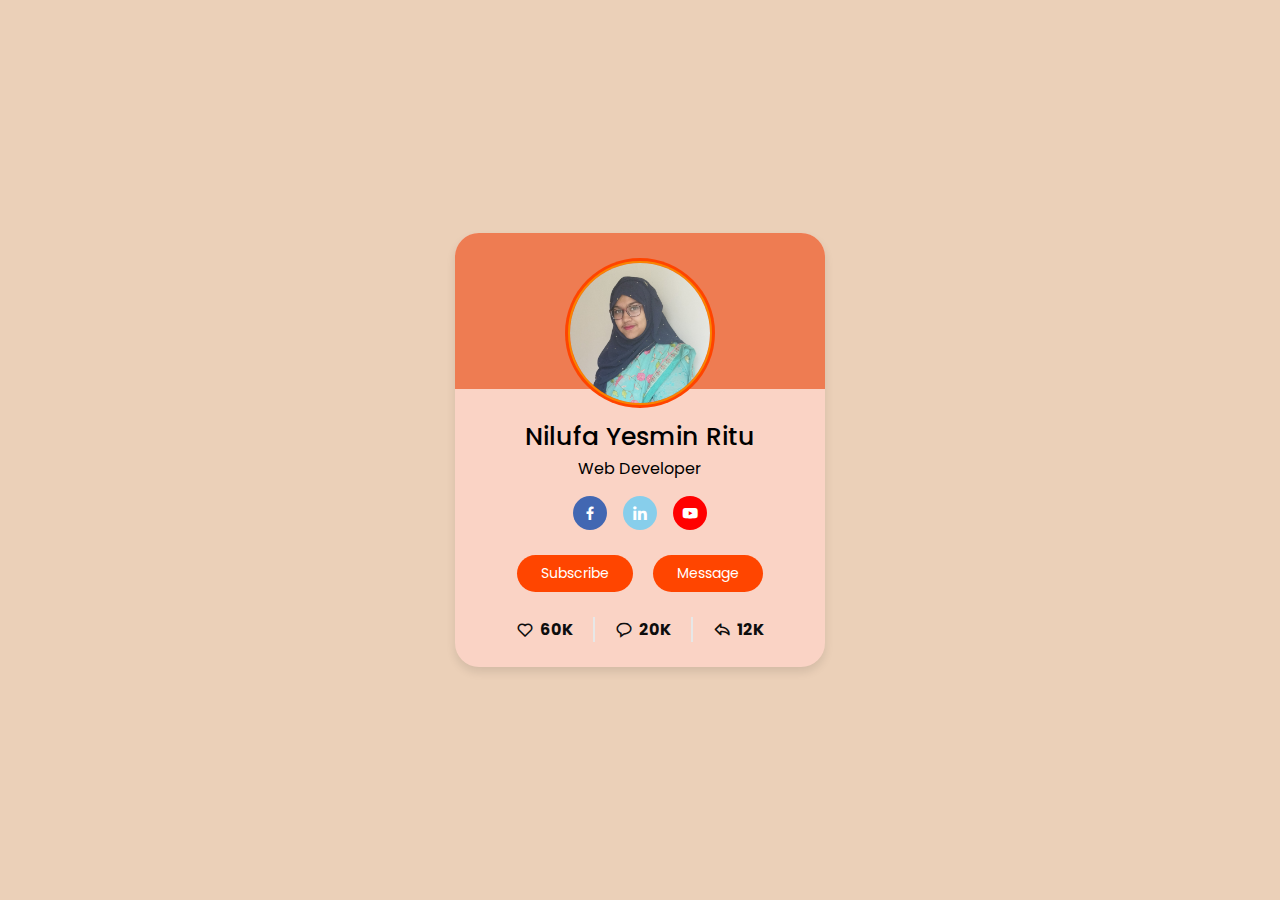
<file: about.html>
<!DOCTYPE html>
<html lang="en">
<head>
  <meta charset="UTF-8">
  <meta http-equiv="X-UA-Compatible" content="IE=edge">
  <meta name="viewport" content="width=device-width, initial-scale=1.0">
  <title>About Me</title>

  <!-- CSS -->
  <link rel="stylesheet" href="about.css">

  <!-- BOxicons css -->
  <link href='https://unpkg.com/boxicons@2.1.4/css/boxicons.min.css' rel='stylesheet'>

</head>
<body>

  <div class="profile-card">
    <div class="image">
      <img src="tr.jpg" alt="" class="profile-img">
    </div>

    <div class="text-data">
     <strong><span class="name">Nilufa Yesmin Ritu</span></strong>
      <span class="Job">Web Developer</span>
    </div>

    <div class="media-button">
      <a href="https://www.facebook.com/yr.nilufa" target="_blank" style="background:#4267b2"  class="link" id="fb">
        <i class='bx bxl-facebook'></i>
      </a>
      <a href="https://www.linkedin.com/in/yrnilufa/" target="_blank" style="background:skyblue" class="link" id="in">
        <i class='bx bxl-linkedin'></i>
      </a> 
      <a href="https://www.youtube.com/channel/UCCEehXmvtLV1l8BHC6swH2w" target="_blank" style="background: #ff0000;"  class="link" id="tb">
        <i class='bx bxl-youtube' ></i>
      </a>
    </div>

    <div class="buttons">
      <button class="button">Subscribe</button>
      <button class="button">Message</button>
    </div>

    <div class="analysis">
      <div class="data">
        <i class='bx bx-heart' ></i>
        <b><span class="number">60K</span></b> 
      </div>
      <div class="data">
        <i class='bx bx-message-rounded' ></i>
        <b><span class="number">20K</span></b>
      </div>
      <div class="data">
        <i class='bx bx-share' ></i>
        <b><span class="number">12K</span></b> 
      </div>
    </div>

  </div>
  
</body>
</html>
</file>
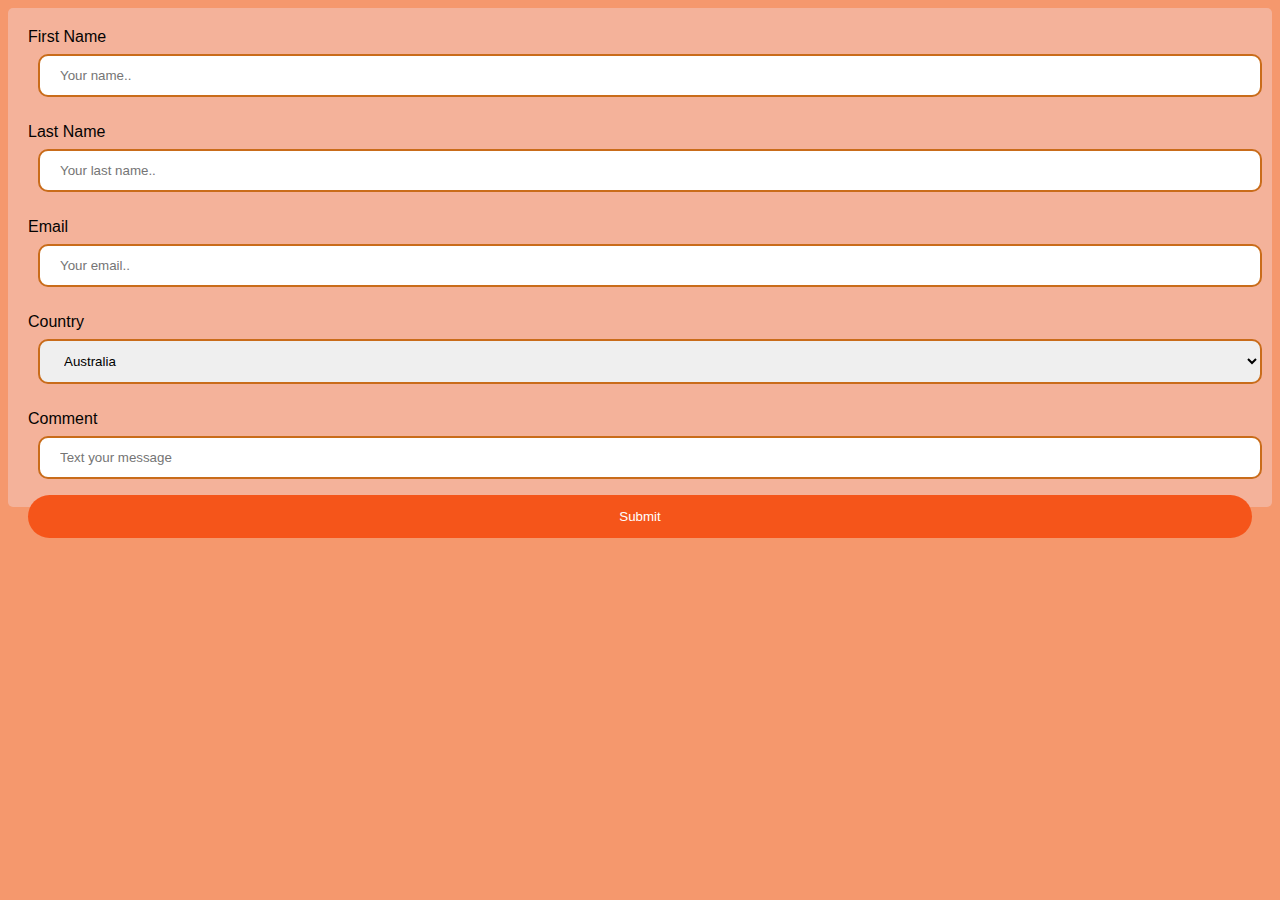
<file: contact.html>
<!DOCTYPE html>
<html lang="en">
<head>
    <meta charset="UTF-8"> 
    <meta http-equiv="X-UA-Compatible" content="IE=edge">
    <meta name="viewport" content="width=device-width, initial-scale=1.0">
    <title>Contact Us</title>
    <link rel="stylesheet" href="contact.css">
</head>
<body>
    <body>
            <div>
              <form action="/action_page.php">
                <label for="fname">First Name</label>
                <input type="text" id="fname" name="firstname" placeholder="Your name.."><br><br>
            
                <label for="lname">Last Name</label>
                <input type="text" id="lname" name="lastname" placeholder="Your last name.."><br><br>
        
                <label for="mail">Email</label>
                <input type="email" id="mail" name="email" placeholder="Your email.."><br><br>
        
                <label for="country">Country</label>
                <select id="country" name="country">
                  <option value="australia">Australia</option>
                  <option value="canada">Canada</option>
                  <option value="bangladesh">Bangladesh</option>
                  <option value="india">India</option>
                  <option value="uk">UK</option>
                  <option value="usa">USA</option>
                </select><br><br>

                <label for="cmt">Comment</label>
                <input type="text" id="cmt" name="comment" placeholder="Text your message">
              
                <input type="submit" value="Submit" style="float:right;"> 
              </form>
            </div>
            
</body>
</html>
</file>
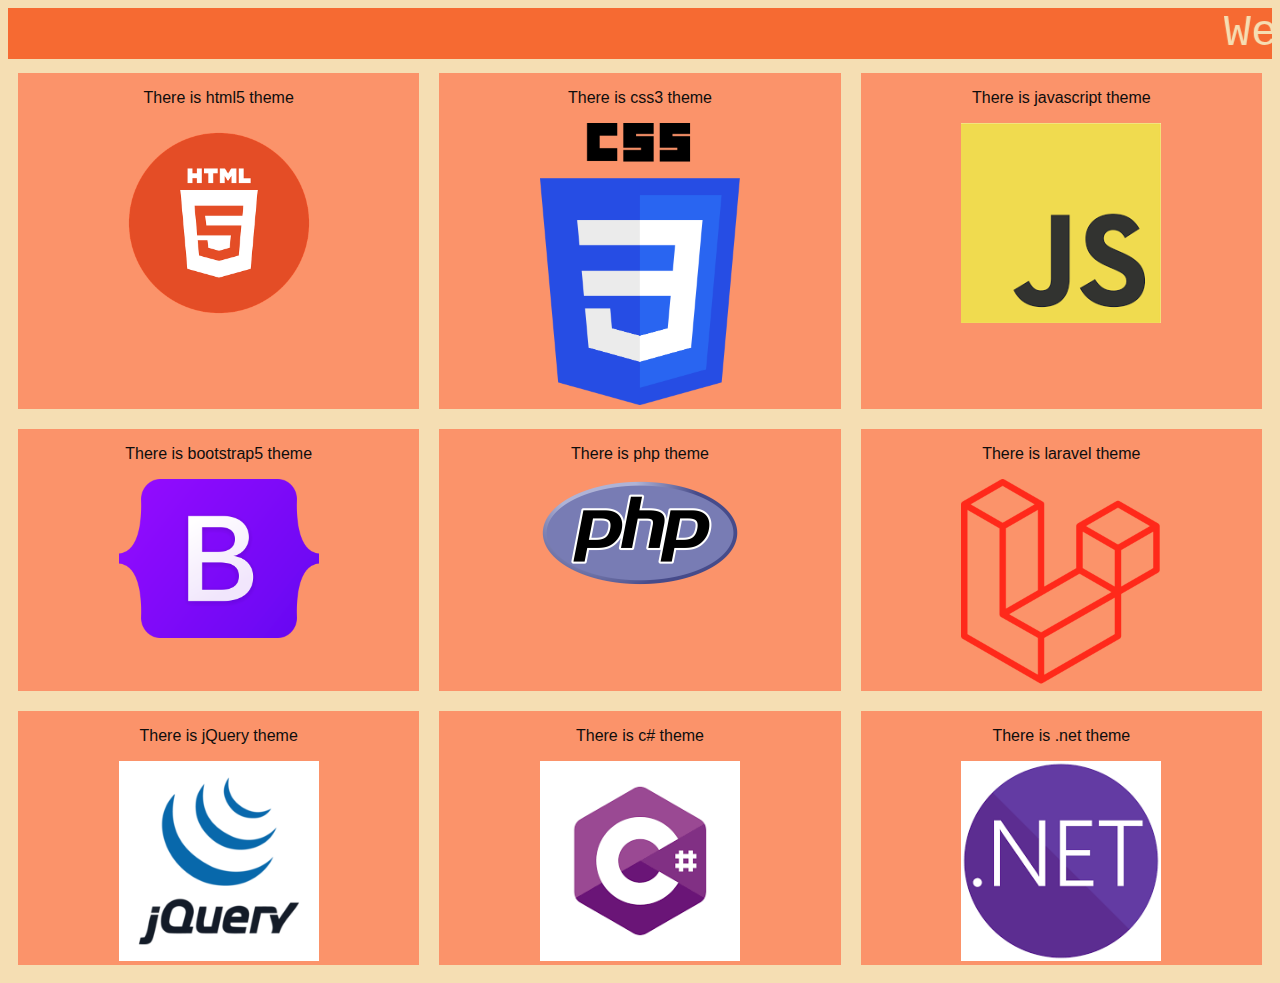
<file: home.html>
<!DOCTYPE html>
<html lang="en">
<head>
    <meta charset="UTF-8">
    <meta http-equiv="X-UA-Compatible" content="IE=edge">
    <meta name="viewport" content="width=device-width, initial-scale=1.0">
    <title>Home</title>
    <link rel="stylesheet" href="home.css">
</head>
<body>
    <header>
        <marquee behavior="" direction="">Welcome our web development project </marquee>
    </header>
    <main>
    <div class="grid-container">
        <div class="img" id="img1">
            <p>There is html5 theme</p>
            <img src="./html1.png" alt="">
        </div>
        
        <div class="img" id="img2">
            <p>There is css3 theme</p>
            <img src="./css1.png" alt="">
        </div>

        <div class="img" id="img3">
            <p>There is javascript theme</p>
            <img src="./js.png" alt="">
        </div>
    </div>
    
    <div class="grid-container1">
        <div class="img" id="img4">
            <p>There is bootstrap5 theme</p>
            <img src="./bootstrap.png" alt="">
        </div>
        
        <div class="img" id="img5">
            <p>There is php theme</p>
            <img src="./php.png" alt="">
        </div>

        <div class="img" id="img6">
            <p>There is laravel theme</p>
            <img src="./laravel.png" alt="">
        </div>
    </div>
    
    <div class="grid-container3">
        <div class="img" id="img7">
            <p>There is jQuery theme</p>
            <img src="./jq.png" alt="">
        </div>
        
        <div class="img" id="img8">
            <p>There is c# theme</p>
            <img src="./c.png" alt="">
        </div>

        <div class="img" id="img9">
            <p>There is .net theme</p>
            <img src="./net.png" alt="">
        </div>
    </div>
    </main>
</body>
</html>
</file>
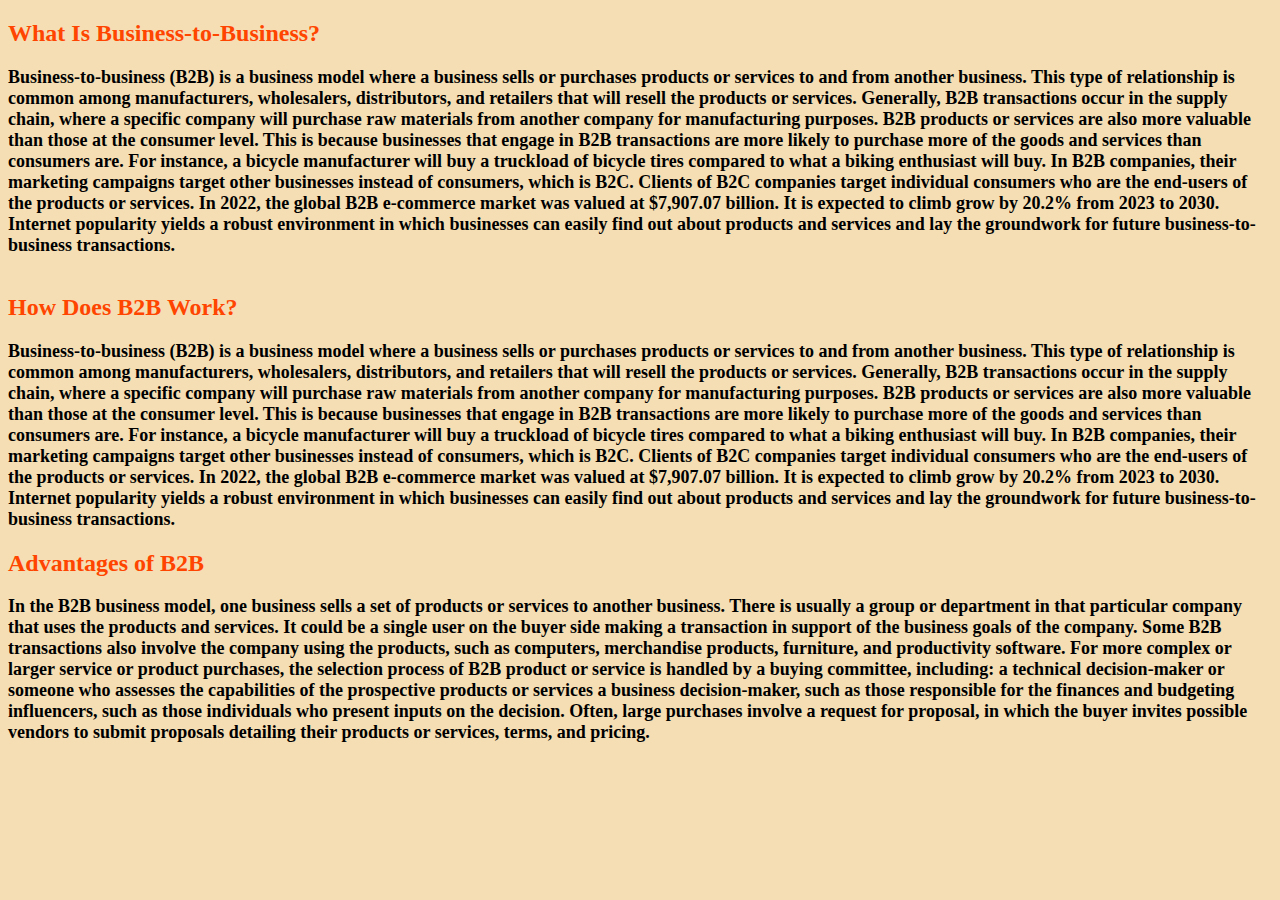
<file: read.html>
<!DOCTYPE html>
<html lang="en">
<head>
    <meta charset="UTF-8">
    <meta http-equiv="X-UA-Compatible" content="IE=edge">
    <meta name="viewport" content="width=device-width, initial-scale=1.0">
    <link rel="stylesheet" href="read.css">
    <title>READ MORE</title>
</head>
<body>
    
        <h2 class="cl"> What Is Business-to-Business? </h2>
        <strong id="1" class="wr">
        Business-to-business (B2B) is a business model where a business sells or purchases products or services to and from another business.
        
        This type of relationship is common among manufacturers, wholesalers, distributors, and retailers that will resell the products or services.
        
        Generally, B2B transactions occur in the supply chain, where a specific company will purchase raw materials from another company for manufacturing purposes.
        
        B2B products or services are also more valuable than those at the consumer level.
        
        This is because businesses that engage in B2B transactions are more likely to purchase more of the goods and services than consumers are.
        
        For instance, a bicycle manufacturer will buy a truckload of bicycle tires compared to what a biking enthusiast will buy.
        
        In B2B companies, their marketing campaigns target other businesses instead of consumers, which is B2C.
        
        Clients of B2C companies target individual consumers who are the end-users of the products or services.
        
        In 2022, the global B2B e-commerce market was valued at $7,907.07 billion. It is expected to climb grow by 20.2% from 2023 to 2030.
        
        Internet popularity yields a robust environment in which businesses can easily find out about products and services and lay the groundwork for future business-to-business transactions.</strong><br><br>
            
        <h2 class="cl">How Does B2B Work?</h2>
        <strong id="2" class="wr">
            Business-to-business (B2B) is a business model where a business sells or purchases products or services to and from another business.
            
            This type of relationship is common among manufacturers, wholesalers, distributors, and retailers that will resell the products or services.
            
            Generally, B2B transactions occur in the supply chain, where a specific company will purchase raw materials from another company for manufacturing purposes.
            
            B2B products or services are also more valuable than those at the consumer level.
            
            This is because businesses that engage in B2B transactions are more likely to purchase more of the goods and services than consumers are.
            
            For instance, a bicycle manufacturer will buy a truckload of bicycle tires compared to what a biking enthusiast will buy.
            
            In B2B companies, their marketing campaigns target other businesses instead of consumers, which is B2C.
            
            Clients of B2C companies target individual consumers who are the end-users of the products or services.
            
            In 2022, the global B2B e-commerce market was valued at $7,907.07 billion. It is expected to climb grow by 20.2% from 2023 to 2030.
            
            Internet popularity yields a robust environment in which businesses can easily find out about products and services and lay the groundwork for future business-to-business transactions.</strong>

            <h2 class="cl">Advantages of B2B</h2>
            <strong id="3" class="wr">In the B2B business model, one business sells a set of products or services to another business.

                There is usually a group or department in that particular company that uses the products and services. It could be a single user on the buyer side making a transaction in support of the business goals of the company.
                
                Some B2B transactions also involve the company using the products, such as computers, merchandise products, furniture, and productivity software.
                
                For more complex or larger service or product purchases, the selection process of B2B product or service is handled by a buying committee, including:
                
                a technical decision-maker or someone who assesses the capabilities of the prospective products or services
                a business decision-maker, such as those responsible for the finances and budgeting
                influencers, such as those individuals who present inputs on the decision.
                Often, large purchases involve a request for proposal, in which the buyer invites possible vendors to submit proposals detailing their products or services, terms, and pricing.</strong>
</body>
</html>
</file>
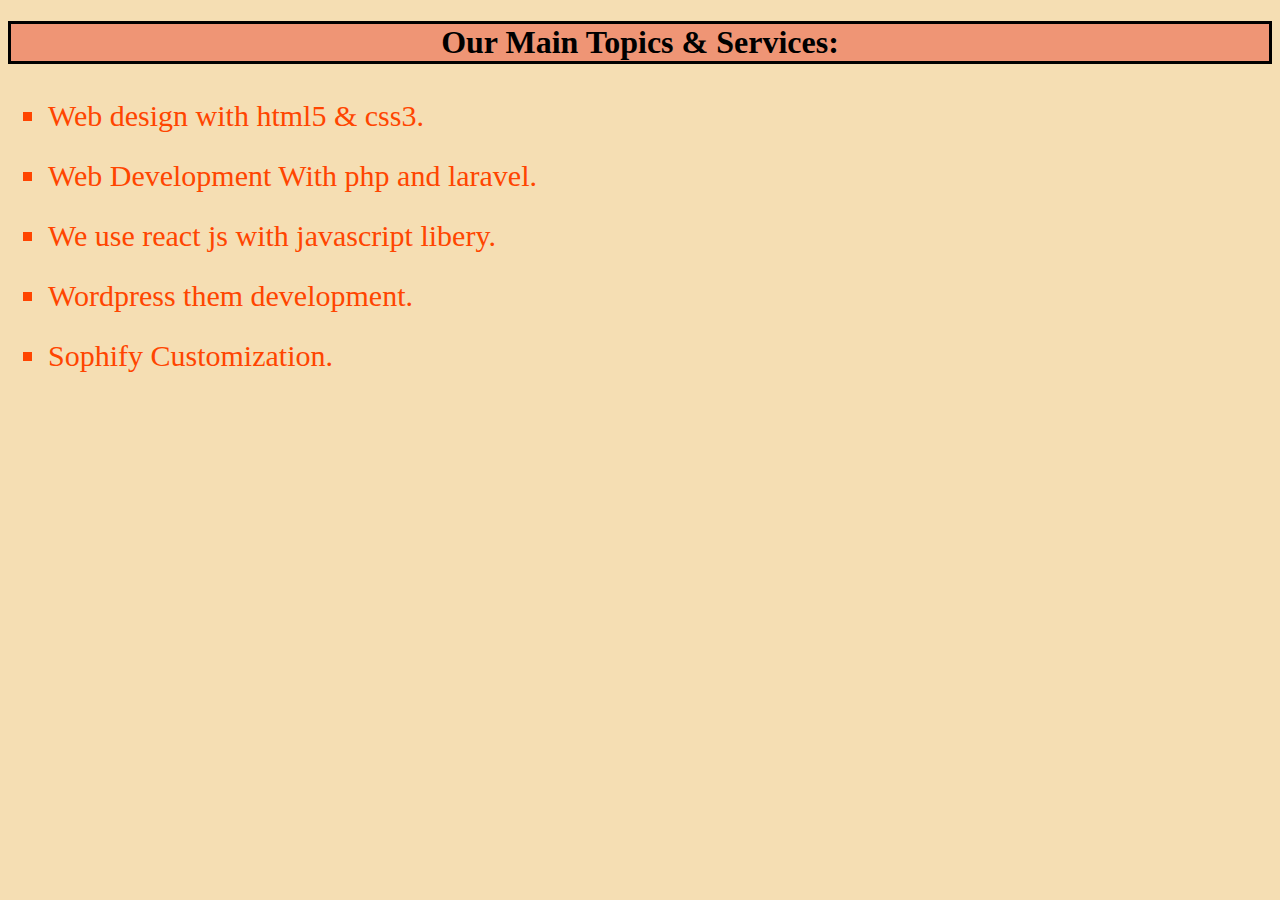
<file: services.html>
<!DOCTYPE html>
<html lang="en">
<head>
    <meta charset="UTF-8">
    <meta http-equiv="X-UA-Compatible" content="IE=edge">
    <meta name="viewport" content="width=device-width, initial-scale=1.0">
    <link rel="stylesheet" href="services.css">
    <title>Services</title>
</head>
<body>
    <h1>Our  Main Topics & Services:</h1>
    <ul>
         <li> Web design with html5 & css3.</li>
         <li> Web Development With php and laravel.</li>
         <li> We use react js with javascript libery.</li>
         <li> Wordpress them development.</li>
         <li> Sophify Customization.</li>
    </ul>
</body>
</html>
</file>
<file: about.css>
/* Gooogle fonts- Poppins */
@import url('https://fonts.googleapis.com/css2?family=Poppins:wght@300;400;500;600&display=swap');

* {
  margin: 0;
  padding: 0;
  box-sizing: border-box ;
  font-family: 'Poppins', sans-serif;
}
body{
  height: 100vh;
  display: flex;
  align-items: center;
  justify-content: center;
  background-color: #ebd0b8;
}
.profile-card{
  display: flex;
  flex-direction: column;
  align-items: center;
  max-width: 370px;
  width: 100%;
  background: rgb(250, 211, 197);
  border-radius: 24px;
  padding: 25px;
  box-shadow: 0 5px 10px rgb(0, 0, 0, 0.1);
  position: relative;

}

.profile-card::before{
  content: "";
  position: absolute;
  top: 0;
  left: 0;
  height: 36%;
  width: 100%;
  border-radius: 24px 24px 0 0 ;
  background-color: rgb(238, 124, 82);

}
.image{
  position: relative;
  width: 150px;
  height: 150px;
  border-radius: 50%;
  background-color: #ff4400;
  padding: 3px;
  margin-bottom: 10px;

}

.image .profile-img{
  height: 100%;
  width: 100%;
  object-fit: cover;
  border-radius: 50%;
  border: 2.5px solid rgb(248, 133, 1);
}

.profile-card .text-data {
  display: flex;
  flex-direction: column;
  align-items: center;
}

.text-data .name{
  font-size: 25px;
  font-weight: 500;
}

.text-data .job{
  font-size: 15px;
  font-weight: 400;
}

.profile-card .media-button{
  display: flex;
  align-items: center;
  margin-top: 15px;
}

.media-button .link{
  display: flex;
  align-items: center;
  justify-content: center;
  color: #fff;
  font-size: 18px;
  height: 34px ;
  weight: 34px;
  padding:8px;
  margin: 0 8px;
  border-radius: 50%;
  background: #4070f4;
  text-decoration: none;
}

.profile-card .buttons{

  display: flex;
  align-items: center;
  margin-top: 25px;
}

.buttons .button{
  color: #fff;
  font-size: 14px;
  font-weight: 400;
  border: none;
  border-radius: 24px;
  margin: 0 10px;
  padding: 8px 24px;
  background-color: orangered;
  cursor: pointer;
  transition: all 0.5s ease;
}

.buttons .button:hover{
  background-color:rgb(238, 124, 82);
  color: black;
}

.profile-card .analysis{
  display: flex;
  align-items: center;
  margin-top: 25px;
}

.analysis .data{
  display: flex;
  align-items: center;
  color: #0d0d0d;
  padding: 0 20px;
  border-right: 2px solid #e7e7e7;
}

.data i {
  font-size: 18px;
  margin-right: 6px;
}

.data:last-child{
  border: none;
}

.media-button .link{
    transition: 1s;
}
.media-button .link:hover{
    color: rgb(4, 4, 4);
}
.analysis .number{
    transition: 1s;
}
.analysis .number:hover{
    color: rgb(255, 0, 0);
}
</file>
<file: contact.css>
body{
    background:rgb(245, 152, 109);
    font-size: 16px;
    font-family: 'Gill Sans', 'Gill Sans MT', Calibri, 'Trebuchet MS', sans-serif;
    color: rgb(4, 3, 2);
}
input[type=text], input[type=email], select {
    width: 100%;
    padding: 12px 20px;
    margin: 8px 10px;
    display: inline-block;
    border: 2px solid #c96c1a;
    border-radius: 10px;
    box-sizing: border-box;
  }
  
  input[type=submit] {
    width: 100%;
    background-color: rgb(245, 85, 26);
    color: white;
    padding: 14px 20px;
    margin: 8px 0;
    border: none;
    border-radius: 40px;
    cursor: pointer;
    transition: 1s;
  }
  input[type=text]:focus, input[type=email]:focus {
    background-color: rgb(252, 213, 196);
  }
  
  input[type=submit]:hover {
    background-color: rgb(241, 147, 107);
    color: #060000;
  }
  
  div {
    border-radius: 5px;
    background-color: rgb(244, 178, 154);
    padding: 20px;
  }
</file>
<file: home.css>
body{
    background-color: rgb(245, 222, 179);
}
marquee{ 
    background-color:rgb(246, 106, 50);
    font-size: 45px;
    color: wheat;
    font-family: 'Courier New',bold, Courier, monospace;
}
.grid-container{
    display: grid;
    grid-template-columns: auto auto auto ;
}
.grid-container1{
    display: grid;
    grid-template-columns: auto auto auto;
}
.grid-container3{
    display: grid;
    grid-template-columns: auto auto auto;
}
img{
    width: 200px;
}
.img {
    font-family: Verdana, Geneva, Tahoma, sans-serif;
    transition: 2s;
    color: rgb(14, 13, 13);
    background-color: rgb(251, 147, 106);
    align-items: center;
    text-align: center;
    border: 10px solid rgb(245, 222, 179);
}
.img:hover{
    background-color: rgb(47, 85, 61);
    color: rgb(255, 255, 255);
}
</file>
<file: read.css>
body{
    background-color: rgb(245, 222, 179);
}
.cl{
    color: orangered;
    font: 40px;
}
.wr{
    font-size: 18px;
}
</file>
<file: services.css>
body{
    background-color: rgb(245, 222, 179);
}
h1{
    background: rgb(239, 149, 117);
    display: flex;
    justify-content: center;
    align-items: top;
    border: 3px solid black;
}
ul  li{
    font-size: 30px;
    line-height: 60px;
    list-style-position: outside;
    list-style-type:square;
    color: orangered;
}
</file>
